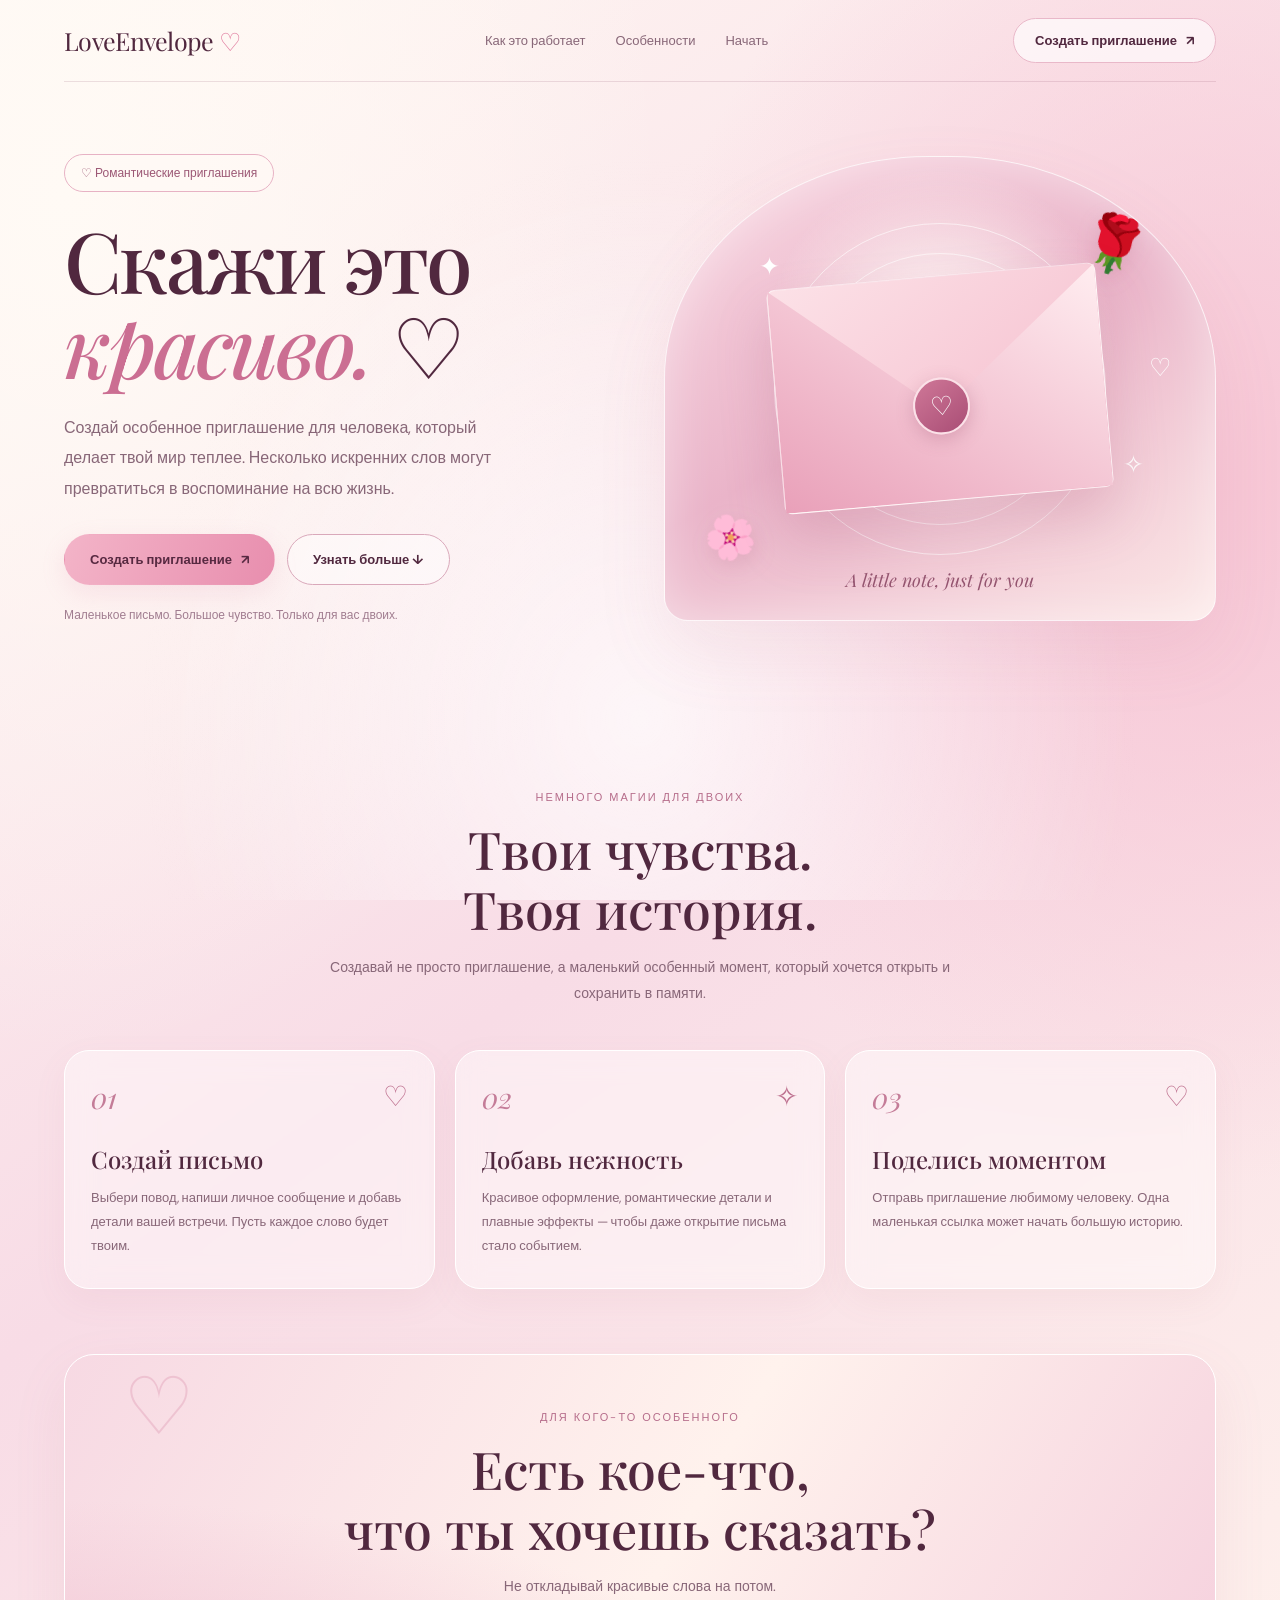
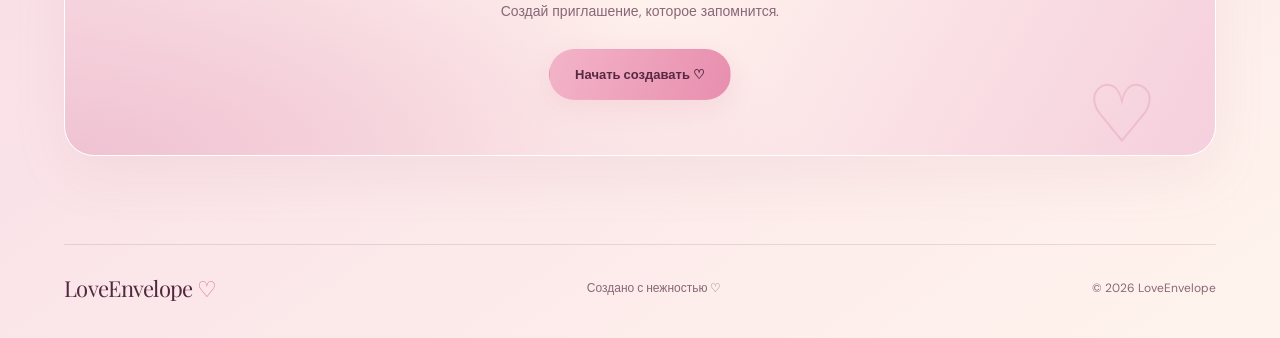
<file: index.html>
<!DOCTYPE html>
<html lang="ru">
<head>
<meta charset="UTF-8">
<meta name="viewport" content="width=device-width, initial-scale=1">
<meta name="theme-color" content="#fce9ef">
<title>LoveEnvelope — маленькое письмо, большое чувство</title>
<meta name="description" content="Создай нежное романтическое приглашение для особенного человека.">
<link rel="preconnect" href="https://fonts.googleapis.com">
<link href="https://fonts.googleapis.com/css2?family=DM+Sans:wght@400;500;600;700&family=Playfair+Display:ital,wght@0,500;0,600;0,700;1,500;1,600&display=swap" rel="stylesheet">
<style>
:root{
  --pink:#e98ba9;--rose:#bd6688;--dark:#51283f;
  --cream:#fff9f6;--muted:#886778;--line:rgba(140,75,105,.16);
}
*{box-sizing:border-box}
html{scroll-behavior:smooth}
body{
  margin:0;color:var(--dark);
  font-family:"DM Sans",sans-serif;
  background:
    radial-gradient(ellipse at 5% 10%,#fffaf5 0,transparent 35%),
    radial-gradient(ellipse at 95% 25%,#f7c6d5 0,transparent 34%),
    linear-gradient(145deg,#fff8f3,#f8dce6 48%,#fff4ed);
  overflow-x:hidden;
}
body:before{
  content:"";position:fixed;inset:0;pointer-events:none;z-index:-1;
  background:radial-gradient(ellipse at 50% 80%,rgba(255,255,255,.7),transparent 55%);
}
a{color:inherit;text-decoration:none}
button,a{-webkit-tap-highlight-color:transparent}
button{font:inherit}
::selection{background:#e9a5bd;color:#51283f}
.wrap{width:min(1160px,90%);margin:auto}
nav{
  height:82px;display:flex;align-items:center;justify-content:space-between;
  border-bottom:1px solid var(--line);gap:16px
}
.logo{
  font:25px "Playfair Display",serif;letter-spacing:-.7px;
  white-space:nowrap
}
.logo span{color:var(--rose)}
.logo .heart{color:#df789c;font-family:sans-serif}
.navlinks{display:flex;gap:30px;font-size:13px;color:var(--muted)}
.navlinks a:hover{color:var(--rose)}
.pill,.btn{
  display:inline-flex;align-items:center;justify-content:center;gap:9px;
  border-radius:40px;transition:transform .25s,box-shadow .25s,background .25s;
  font-size:13px;font-weight:700
}
.pill{padding:13px 21px;background:rgba(255,255,255,.65);border:1px solid #e9b8c9}
.btn{padding:16px 25px;border:1px solid transparent}
.btn:hover,.pill:hover{transform:translateY(-3px);box-shadow:0 12px 30px #c16c8b28}
.primary{background:linear-gradient(110deg,#f3b4c8,#e88eae);color:#572941;box-shadow:0 8px 25px #dc8ba829}
.secondary{border-color:#d9a8ba;background:#ffffff6b}
.hero{
  display:grid;grid-template-columns:1fr 1fr;align-items:center;gap:48px;
  padding:68px 0 85px;min-height:630px
}
.tag{
  display:inline-flex;gap:9px;align-items:center;padding:10px 16px;
  border:1px solid #e7b2c4;border-radius:40px;
  background:#fff9f580;color:#9c5875;font-size:12px
}
h1,h2,h3{font-family:"Playfair Display",serif;font-weight:500}
h1{font-size:clamp(52px,6.7vw,84px);line-height:1.02;letter-spacing:-2.7px;margin:25px 0}
h1 em{color:#cb6e92;font-weight:500}
.intro{max-width:455px;font-size:16px;line-height:1.9;color:var(--muted)}
.actions{display:flex;gap:12px;flex-wrap:wrap;margin-top:30px}
.micro{margin-top:22px;font-size:12px;color:#a17d90}
.art{
  min-height:465px;position:relative;display:grid;place-items:center;
  border-radius:48% 48% 24px 24px;overflow:hidden;
  background:
    radial-gradient(ellipse at 50% 40%,#fff8f5 0,transparent 45%),
    linear-gradient(150deg,#f9d9e3,#eab4c9 48%,#fce8e7);
  border:1px solid #ffffffc9;
  box-shadow:inset 0 0 50px #ffffff70,0 30px 70px #b96f8a1a
}
.art:before,.art:after{
  content:"";position:absolute;border-radius:50%;
  border:1px solid #fff9;width:330px;height:330px
}
.art:after{width:270px;height:270px}
.glow{position:absolute;width:210px;height:210px;border-radius:50%;background:#fff7;filter:blur(45px)}
.envelope{
  width:min(330px,78%);height:225px;position:relative;z-index:2;
  background:linear-gradient(145deg,#fff1f1,#eea9c0);
  border:1px solid #fff9;border-radius:8px;
  box-shadow:0 28px 55px #a94e7438;
  transform:rotate(-5deg);animation:float 5s ease-in-out infinite
}
.envelope:before{
  content:"";position:absolute;inset:0;
  background:linear-gradient(145deg,#fce1e7,#f4b9ca);
  clip-path:polygon(0 0,100% 0,50% 63%);
  border-radius:7px
}
.envelope:after{
  content:"";position:absolute;inset:0;
  background:linear-gradient(35deg,#e9a0b9,#ffedf0);
  clip-path:polygon(0 100%,0 0,50% 60%,100% 0,100% 100%)
}
.seal{
  position:absolute;z-index:3;left:50%;top:58%;
  transform:translate(-50%,-50%);width:57px;height:57px;
  display:grid;place-items:center;border-radius:50%;
  background:linear-gradient(145deg,#cf7898,#a94d75);
  border:2px solid #fbe1e8;color:white;font-size:26px;
  box-shadow:0 5px 18px #95456544
}
.flower{position:absolute;z-index:1;font-size:55px;filter:drop-shadow(0 8px 10px #a14c6c25)}
.f1{top:11%;right:12%;transform:rotate(15deg)}
.f2{bottom:12%;left:7%;font-size:42px;transform:rotate(-24deg)}
.spark{position:absolute;color:#fff;font-size:25px;animation:twinkle 3s infinite}
.s1{top:20%;left:17%}.s2{right:13%;bottom:30%;animation-delay:1s}.s3{top:42%;right:8%;animation-delay:1.5s}
.art-caption{
  position:absolute;bottom:28px;z-index:4;font:italic 18px "Playfair Display",serif;
  color:#94546f
}
@keyframes float{0%,100%{translate:0 0}50%{translate:0 -12px}}
@keyframes twinkle{0%,100%{opacity:.4;transform:scale(.8)}50%{opacity:1;transform:scale(1.2)}}
.section{padding:78px 0 88px}
.heading{text-align:center;max-width:650px;margin:0 auto}
.overline{font-size:11px;letter-spacing:2px;text-transform:uppercase;color:#b66d8b}
h2{font-size:clamp(35px,4.7vw,52px);line-height:1.15;margin:15px 0}
.heading p{color:var(--muted);font-size:14px;line-height:1.9}
.cards{display:grid;grid-template-columns:repeat(3,1fr);gap:20px;margin-top:43px}
.card{
  position:relative;overflow:hidden;padding:27px 26px 30px;
  border:1px solid #fff;background:rgba(255,255,255,.43);
  border-radius:25px;box-shadow:0 12px 35px #b16c8610;
  backdrop-filter:blur(14px);transition:transform .3s,box-shadow .3s
}
.card:hover{transform:translateY(-7px);box-shadow:0 22px 45px #b16c8622}
.cardtop{display:flex;justify-content:space-between;align-items:center}
.number{font:italic 29px "Playfair Display",serif;color:#c47c98}
.cardicon{font-size:28px;color:#bd6f8e}
.card h3{font-size:24px;margin:27px 0 11px}
.card p{font-size:13px;line-height:1.85;color:var(--muted);margin:0}
.cta{
  margin-top:65px;padding:55px 25px;text-align:center;border-radius:30px;
  border:1px solid #ffffff;background:
  radial-gradient(ellipse at 0 100%,#f0c2d2,transparent 45%),
  linear-gradient(120deg,#f7d9e3,#fff2ed 52%,#f5cfdd);
  box-shadow:0 20px 55px #b16c8617;position:relative;overflow:hidden
}
.cta:before,.cta:after{content:"♡";position:absolute;color:#df9bb4;font-size:80px;opacity:.4}
.cta:before{left:5%;top:0}.cta:after{right:5%;bottom:-12px}
.cta p{color:var(--muted);font-size:14px;line-height:1.8;margin-bottom:25px}
footer{
  display:flex;justify-content:space-between;align-items:center;gap:18px;
  padding:28px 0 35px;border-top:1px solid var(--line);
  color:var(--muted);font-size:12px
}
footer .logo{color:var(--dark);font-size:22px}
.petal{
  position:fixed;top:-30px;pointer-events:none;z-index:5;
  color:#d67f9e;opacity:.5;animation:fall linear forwards
}
@keyframes fall{to{transform:translate3d(var(--drift),110vh,0) rotate(500deg);opacity:0}}
.cursor-heart{
  position:fixed;left:0;top:0;z-index:20;pointer-events:none;
  font-size:19px;color:#d76d96;opacity:0;
  transform:translate(-50%,-50%);transition:opacity .2s
}
@media(hover:hover) and (pointer:fine){
  body{cursor:default}
  a,button{cursor:pointer}
}
@media(max-width:800px){
  nav{height:70px}.navlinks{display:none}.logo{font-size:22px}
  .pill{padding:11px 14px;font-size:11px}
  .hero{grid-template-columns:1fr;gap:36px;padding:52px 0 60px}
  h1{font-size:clamp(51px,12vw,73px)}
  .intro{font-size:14px}
  .art{min-height:370px}
  .envelope{height:185px}
  .cards{grid-template-columns:1fr;gap:14px}
  .card{padding:24px;border-radius:20px}
  .section{padding:60px 0}
  .cta{margin-top:45px;padding:45px 20px}
  footer{flex-direction:column;text-align:center}
}
@media(prefers-reduced-motion:reduce){
  *,*:before,*:after{animation:none!important;scroll-behavior:auto!important;transition:none!important}
}
</style>
</head>
<body>
<div class="cursor-heart" id="cursorHeart">♡</div>

<header class="wrap">
  <nav>
    <a class="logo" href="/">LoveEnvelope <span class="heart">♡</span></a>
    <div class="navlinks">
      <a href="#how">Как это работает</a>
      <a href="#features">Особенности</a>
      <a href="#create">Начать</a>
    </div>
    <a class="pill" href="letter.html">Создать приглашение <span>↗</span></a>
  </nav>
</header>

<main>
<section class="hero wrap">
  <div>
    <div class="tag">♡ Романтические приглашения</div>
    <h1>Скажи это<br><em>красиво.</em> ♡</h1>
    <p class="intro">Создай особенное приглашение для человека, который делает твой мир теплее. Несколько искренних слов могут превратиться в воспоминание на всю жизнь.</p>
    <div class="actions">
      <a class="btn primary" href="letter.html">Создать приглашение <span>↗</span></a>
      <a class="btn secondary" href="#how">Узнать больше ↓</a>
    </div>
    <div class="micro">Маленькое письмо. Большое чувство. Только для вас двоих.</div>
  </div>
  <div class="art" aria-label="Романтический конверт">
    <div class="glow"></div>
    <span class="flower f1">🌹</span>
    <span class="flower f2">🌸</span>
    <span class="spark s1">✦</span><span class="spark s2">✧</span><span class="spark s3">♡</span>
    <div class="envelope"><div class="seal">♡</div></div>
    <div class="art-caption">A little note, just for you</div>
  </div>
</section>

<section class="section wrap" id="how">
  <div class="heading">
    <div class="overline">Немного магии для двоих</div>
    <h2>Твои чувства.<br>Твоя история.</h2>
    <p>Создавай не просто приглашение, а маленький особенный момент, который хочется открыть и сохранить в памяти.</p>
  </div>
  <div class="cards" id="features">
    <article class="card">
      <div class="cardtop"><span class="number">01</span><span class="cardicon">♡</span></div>
      <h3>Создай письмо</h3>
      <p>Выбери повод, напиши личное сообщение и добавь детали вашей встречи. Пусть каждое слово будет твоим.</p>
    </article>
    <article class="card">
      <div class="cardtop"><span class="number">02</span><span class="cardicon">✧</span></div>
      <h3>Добавь нежность</h3>
      <p>Красивое оформление, романтические детали и плавные эффекты — чтобы даже открытие письма стало событием.</p>
    </article>
    <article class="card">
      <div class="cardtop"><span class="number">03</span><span class="cardicon">♡</span></div>
      <h3>Поделись моментом</h3>
      <p>Отправь приглашение любимому человеку. Одна маленькая ссылка может начать большую историю.</p>
    </article>
  </div>

  <div class="cta" id="create">
    <div class="overline">Для кого-то особенного</div>
    <h2>Есть кое-что,<br>что ты хочешь сказать?</h2>
    <p>Не откладывай красивые слова на потом.<br>Создай приглашение, которое запомнится.</p>
    <a class="btn primary" href="letter.html">Начать создавать ♡</a>
  </div>
</section>
</main>

<footer class="wrap">
  <a class="logo" href="/">LoveEnvelope <span class="heart">♡</span></a>
  <span>Создано с нежностью ♡</span>
  <span>© 2026 LoveEnvelope</span>
</footer>

<script>
(function(){
  const cursor=document.getElementById("cursorHeart");
  if(window.matchMedia("(hover:hover) and (pointer:fine)").matches){
    window.addEventListener("mousemove",e=>{
      cursor.style.left=e.clientX+"px";
      cursor.style.top=e.clientY+"px";
      cursor.style.opacity="0.8";
    });
    document.addEventListener("mouseleave",()=>cursor.style.opacity="0");
  }
  if(window.matchMedia("(prefers-reduced-motion: reduce)").matches)return;
  let last=0;
  window.addEventListener("scroll",()=>{
    if(Date.now()-last<1200)return;
    last=Date.now();
    if(Math.random()>.55)return;
    const p=document.createElement("span");
    p.className="petal";
    p.textContent=["♡","✿","♥"][Math.floor(Math.random()*3)];
    p.style.left=Math.random()*100+"vw";
    p.style.setProperty("--drift",(Math.random()*120-60)+"px");
    p.style.animationDuration=(7+Math.random()*5)+"s";
    p.style.fontSize=(12+Math.random()*12)+"px";
    document.body.appendChild(p);
    setTimeout(()=>p.remove(),12500);
  },{passive:true});
})();
</script>
</body>
</html>
</file>
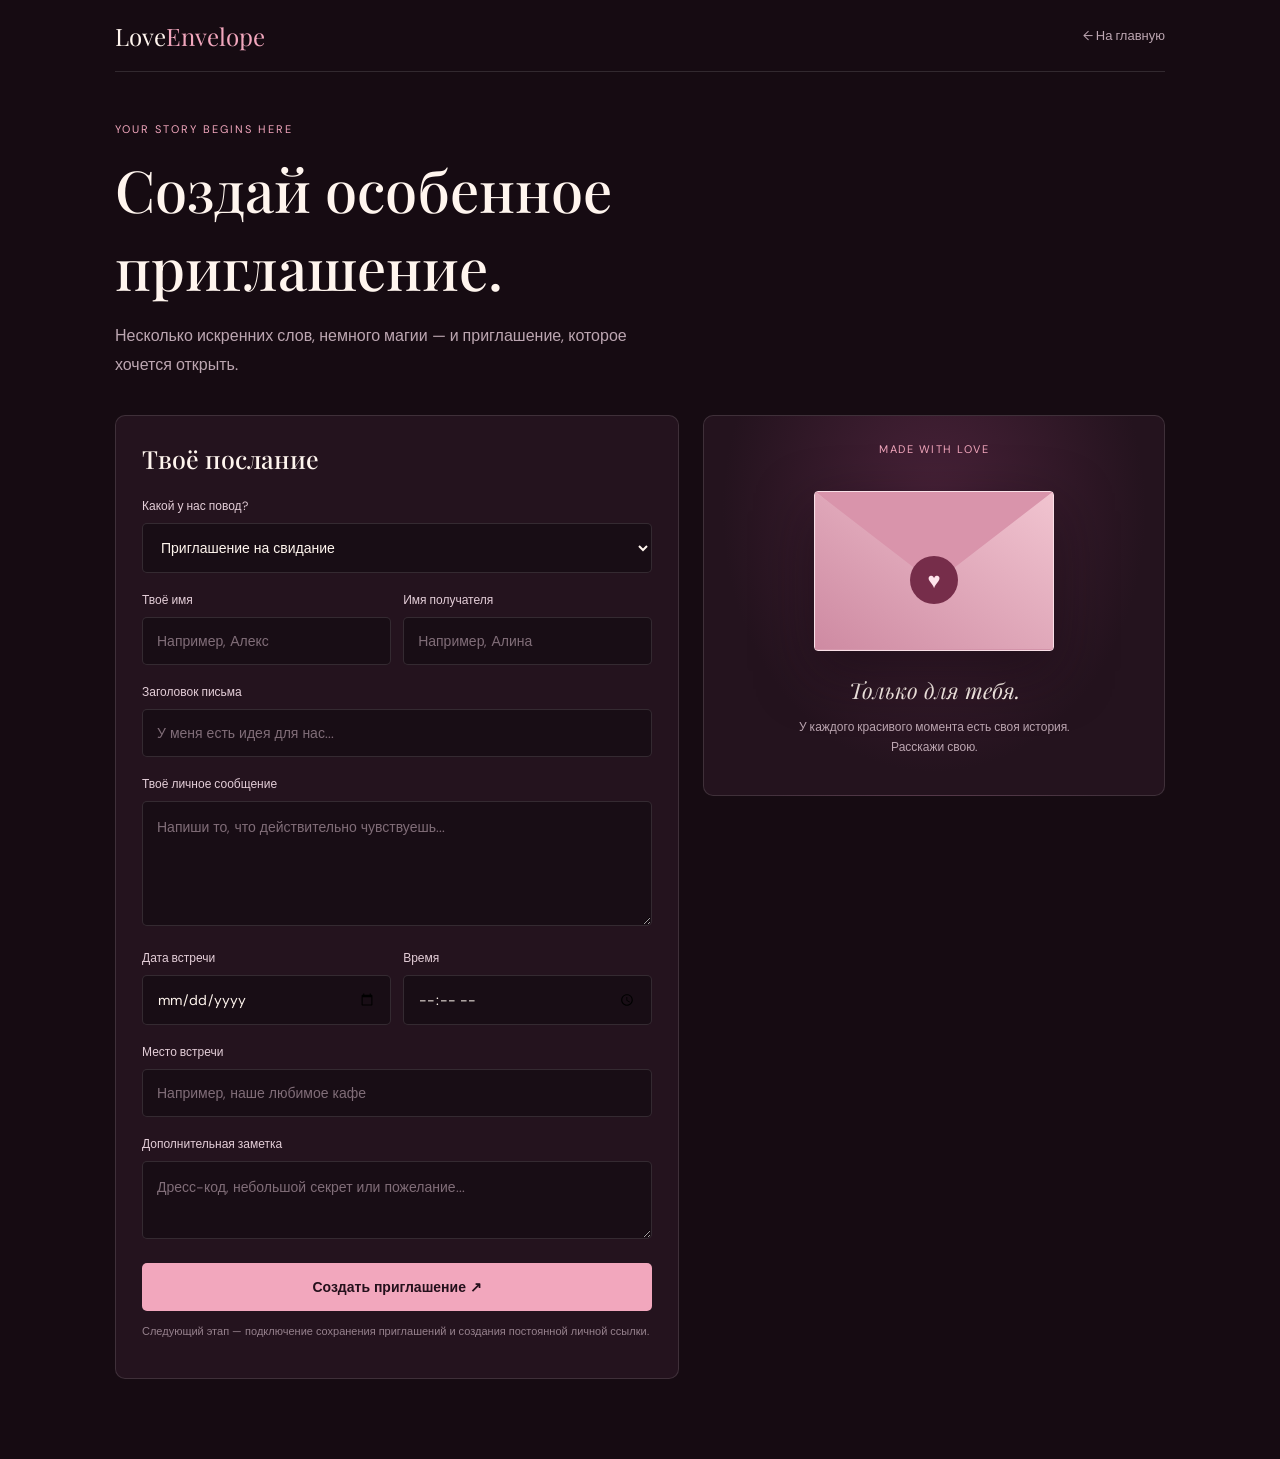
<file: letter.html>
<!DOCTYPE html>
<html lang="ru">
<head>
  <meta charset="UTF-8">
  <meta name="viewport" content="width=device-width, initial-scale=1">
  <meta name="theme-color" content="#160b12">
  <title>Создать приглашение — LoveEnvelope</title>
  <link rel="preconnect" href="https://fonts.googleapis.com">
  <link href="https://fonts.googleapis.com/css2?family=DM+Sans:wght@400;500;600;700&family=Playfair+Display:ital,wght@0,500;0,600;1,500&display=swap" rel="stylesheet">
  <style>
    :root {
      --bg:#160b12; --panel:#24131e; --pink:#f2a7bd;
      --cream:#fff5ee; --muted:#bca6b1; --line:rgba(255,255,255,.12);
    }
    * { box-sizing:border-box; }
    body {
      margin:0; background:var(--bg); color:var(--cream);
      font-family:"DM Sans",sans-serif;
    }
    a { color:inherit; text-decoration:none; }
    header {
      height:72px; width:min(1050px,90%); margin:auto;
      display:flex; justify-content:space-between; align-items:center;
      border-bottom:1px solid var(--line);
    }
    .logo { font:24px "Playfair Display",serif; }
    .logo span { color:var(--pink); }
    .back { color:var(--muted); font-size:13px; }
    main { width:min(1050px,90%); margin:50px auto 80px; }
    .eyebrow {
      color:var(--pink); text-transform:uppercase;
      font-size:11px; letter-spacing:2px;
    }
    h1,h2 { font-family:"Playfair Display",serif; font-weight:500; }
    h1 { font-size:clamp(38px,7vw,58px); margin:14px 0; }
    .lead { color:var(--muted); line-height:1.8; max-width:560px; }
    .layout {
      display:grid; grid-template-columns:1.1fr .9fr;
      gap:24px; margin-top:35px; align-items:start;
    }
    .panel {
      background:var(--panel); border:1px solid var(--line);
      border-radius:10px; padding:26px;
    }
    .panel h2 { font-size:25px; margin:0 0 23px; }
    label { display:block; font-size:12px; color:#e4ced8; margin-bottom:9px; }
    .field { margin-bottom:19px; }
    input,textarea,select {
      width:100%; border:1px solid var(--line); border-radius:5px;
      background:#180d15; color:var(--cream); padding:14px;
      font:14px "DM Sans",sans-serif; outline:none;
    }
    input:focus,textarea:focus,select:focus { border-color:var(--pink); }
    textarea { min-height:125px; resize:vertical; line-height:1.7; }
    input::placeholder,textarea::placeholder { color:#806d78; }
    .two { display:grid; grid-template-columns:1fr 1fr; gap:12px; }
    .btn {
      width:100%; border:0; border-radius:5px; padding:16px;
      background:var(--pink); color:#24101b; font-weight:700;
      font-size:14px; cursor:pointer;
    }
    .btn:hover { filter:brightness(1.07); }
    .hint { font-size:11px; color:#96818d; line-height:1.7; }
    .preview {
      position:sticky; top:20px; text-align:center;
      background:radial-gradient(ellipse at 50% 25%,#492239,#24131e 65%);
      overflow:hidden;
    }
    .preview-label { color:var(--pink); font-size:11px; letter-spacing:1.5px; }
    .envelope {
      margin:35px auto 24px; width:min(240px,100%); height:160px;
      background:linear-gradient(145deg,#f5ccd6,#c47b96);
      border:1px solid #f9dfe7; border-radius:4px;
      position:relative; box-shadow:0 20px 55px #10070d80;
      animation:float 4s ease-in-out infinite;
    }
    .envelope:before {
      content:""; position:absolute; inset:0;
      background:#d994ab; clip-path:polygon(0 0,100% 0,50% 62%);
    }
    .envelope:after {
      content:""; position:absolute; inset:0;
      background:linear-gradient(35deg,#ce8aa2,#f1c4d0);
      clip-path:polygon(0 100%,0 0,50% 58%,100% 0,100% 100%);
    }
    .seal {
      position:absolute; z-index:2; left:50%; top:56%;
      transform:translate(-50%,-50%); width:48px;height:48px;
      display:grid;place-items:center;border-radius:50%;
      background:#762d4a;color:#ffe4ec;font-size:22px;
    }
    @keyframes float { 50% { transform:translateY(-8px) rotate(-2deg); } }
    .preview h3 { font:italic 22px "Playfair Display",serif; margin:12px 0; }
    .preview p { color:var(--muted); font-size:12px; line-height:1.7; }
    .result {
      display:none; margin-top:18px; padding:16px;
      border:1px solid rgba(242,167,189,.4); border-radius:6px;
      text-align:left; overflow-wrap:anywhere;
    }
    .result a { color:var(--pink); text-decoration:underline; }
    .result button {
      background:transparent; color:var(--pink);
      border:1px solid var(--pink); padding:10px 12px;
      border-radius:4px; margin-top:12px; cursor:pointer;
    }
    @media(max-width:760px) {
      main { margin-top:35px; }
      .layout { grid-template-columns:1fr; }
      .panel { padding:20px; }
      .preview { position:static; grid-row:1; }
      .two { gap:9px; }
    }
  </style>
</head>
<body>
<header>
  <a class="logo" href="/">Love<span>Envelope</span></a>
  <a class="back" href="/">← На главную</a>
</header>

<main>
  <div class="eyebrow">Your story begins here</div>
  <h1>Создай особенное<br>приглашение.</h1>
  <p class="lead">Несколько искренних слов, немного магии — и приглашение, которое хочется открыть.</p>

  <div class="layout">
    <section class="panel">
      <h2>Твоё послание</h2>
      <form id="inviteForm">
        <div class="field">
          <label for="occasion">Какой у нас повод?</label>
          <select id="occasion">
            <option value="date">Приглашение на свидание</option>
            <option value="love">Признание в любви</option>
            <option value="sorry">Попросить прощения</option>
            <option value="birthday">День рождения</option>
            <option value="surprise">Просто сюрприз</option>
          </select>
        </div>
        <div class="two">
          <div class="field">
            <label for="from">Твоё имя</label>
            <input id="from" maxlength="60" placeholder="Например, Алекс" required>
          </div>
          <div class="field">
            <label for="to">Имя получателя</label>
            <input id="to" maxlength="60" placeholder="Например, Алина" required>
          </div>
        </div>
        <div class="field">
          <label for="title">Заголовок письма</label>
          <input id="title" maxlength="100" placeholder="У меня есть идея для нас..." required>
        </div>
        <div class="field">
          <label for="message">Твоё личное сообщение</label>
          <textarea id="message" maxlength="3000" placeholder="Напиши то, что действительно чувствуешь..." required></textarea>
        </div>
        <div class="two">
          <div class="field">
            <label for="date">Дата встречи</label>
            <input id="date" type="date">
          </div>
          <div class="field">
            <label for="time">Время</label>
            <input id="time" type="time">
          </div>
        </div>
        <div class="field">
          <label for="place">Место встречи</label>
          <input id="place" maxlength="200" placeholder="Например, наше любимое кафе">
        </div>
        <div class="field">
          <label for="note">Дополнительная заметка</label>
          <textarea id="note" maxlength="1000" style="min-height:75px" placeholder="Дресс-код, небольшой секрет или пожелание..."></textarea>
        </div>
        <button class="btn" type="submit">Создать приглашение ↗</button>
        <p class="hint">Следующий этап — подключение сохранения приглашений и создания постоянной личной ссылки.</p>
      </form>
      <div class="result" id="result" aria-live="polite">
        <strong>Черновик готов</strong>
        <p id="resultText"></p>
        <button id="copyBtn" type="button">Скопировать текст</button>
      </div>
    </section>

    <aside class="panel preview">
      <div class="preview-label">MADE WITH LOVE</div>
      <div class="envelope"><div class="seal">♥</div></div>
      <h3>Только для тебя.</h3>
      <p>У каждого красивого момента есть своя история.<br>Расскажи свою.</p>
    </aside>
  </div>
</main>

<script>
  const form = document.getElementById("inviteForm");
  const result = document.getElementById("result");
  const resultText = document.getElementById("resultText");
  const copyBtn = document.getElementById("copyBtn");

  form.addEventListener("submit", function(event) {
    event.preventDefault();

    const get = id => document.getElementById(id).value.trim();
    const occasion = document.getElementById("occasion");
    const occasionText = occasion.options[occasion.selectedIndex].text;

    const parts = [
      occasionText,
      "От: " + get("from"),
      "Для: " + get("to"),
      "",
      get("title"),
      "",
      get("message"),
      get("date") ? "Дата: " + get("date") : "",
      get("time") ? "Время: " + get("time") : "",
      get("place") ? "Место: " + get("place") : "",
      get("note") ? "Заметка: " + get("note") : ""
    ].filter((part, index) => part !== "" || index === 3);

    const text = parts.join("\n");
    resultText.textContent = text;
    result.style.display = "block";
    copyBtn.textContent = "Скопировать текст";
    result.scrollIntoView({behavior:"smooth", block:"nearest"});
  });

  copyBtn.addEventListener("click", async function() {
    const text = resultText.textContent;
    try {
      await navigator.clipboard.writeText(text);
      copyBtn.textContent = "Скопировано ✓";
    } catch {
      const area = document.createElement("textarea");
      area.value = text;
      document.body.appendChild(area);
      area.select();
      const copied = document.execCommand("copy");
      area.remove();
      copyBtn.textContent = copied ? "Скопировано ✓" : "Выдели текст и скопируй";
    }
  });
</script>
</body>
</html>
</file>
